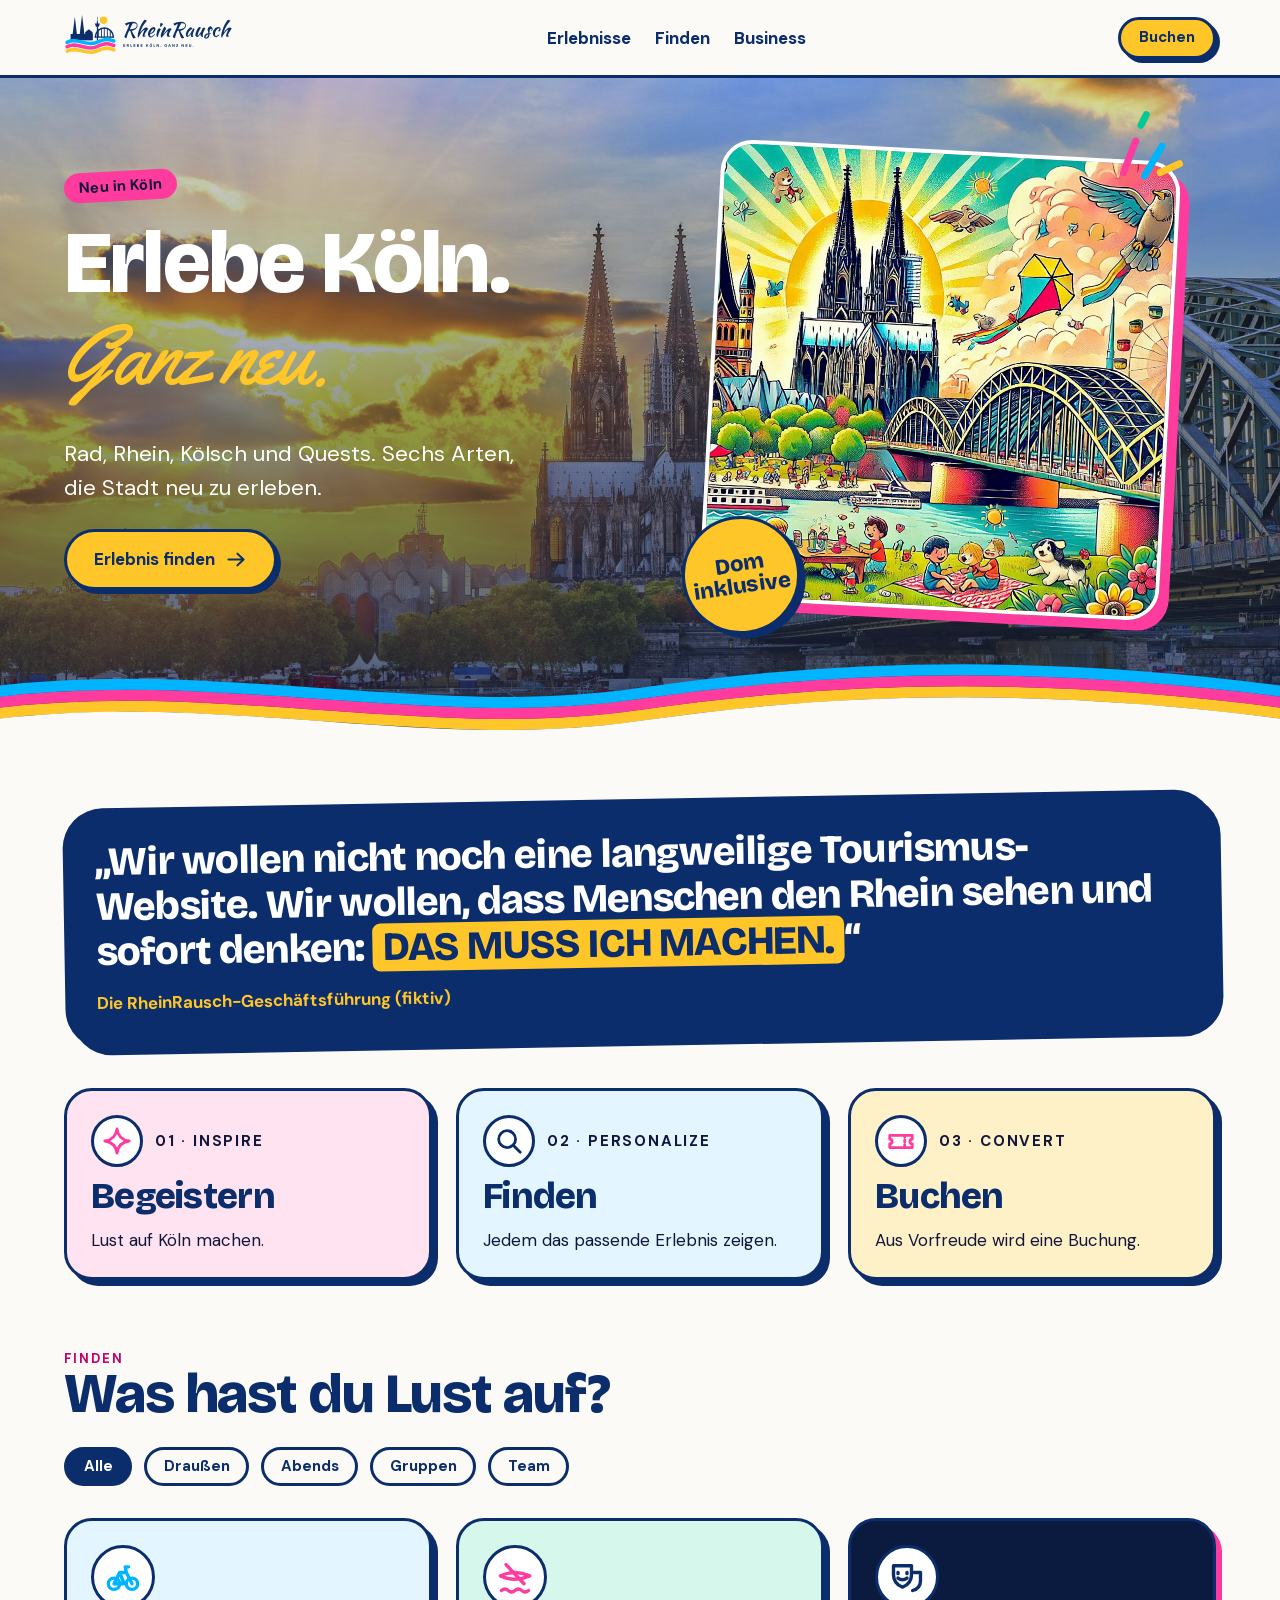
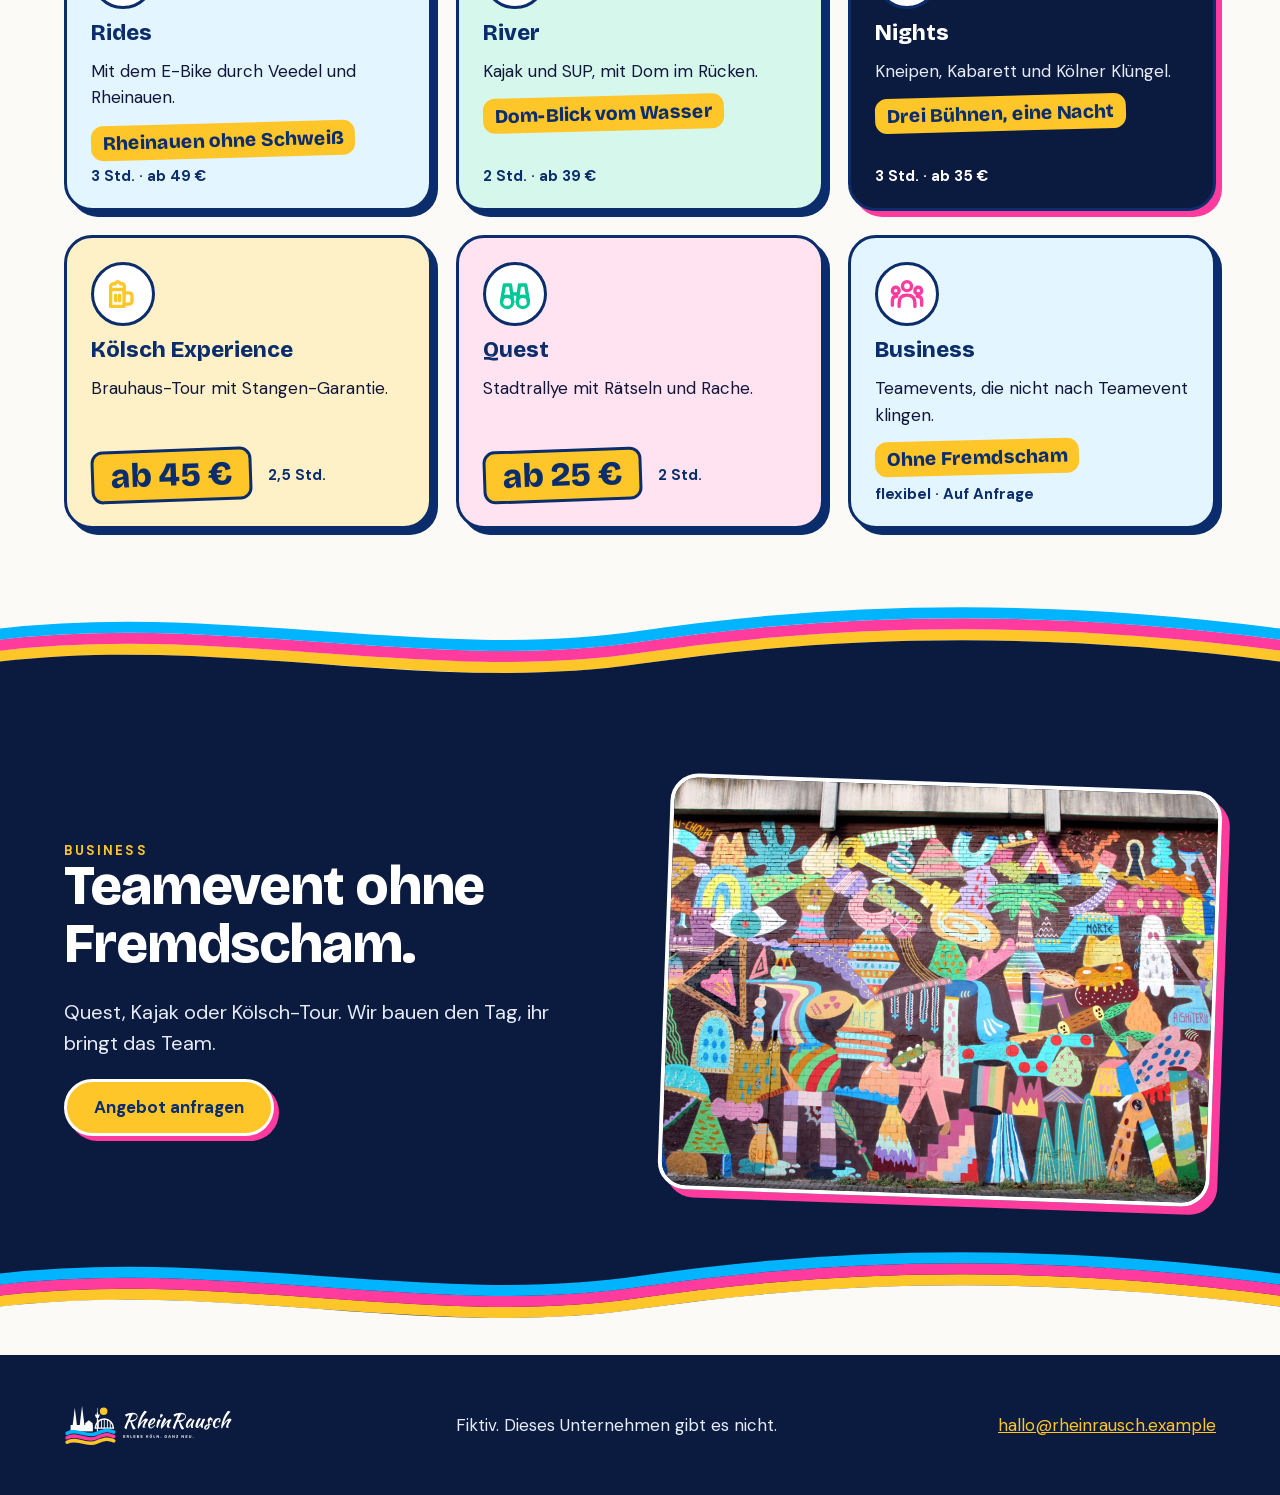
<file: examples/rheinrausch/design-system/reference/index.html>
<!DOCTYPE html>
<html lang="de">
<head>
<meta charset="utf-8">
<meta name="viewport" content="width=device-width, initial-scale=1">
<title>RheinRausch – Erlebe Köln. Ganz neu.</title>
<link rel="icon" href="../logos/rheinrausch-app-icon.svg" type="image/svg+xml">
<link rel="stylesheet" href="../css/tokens.css">
<link rel="stylesheet" href="../css/components.css">
<link rel="stylesheet" href="../css/extras.css">
<style>html{scroll-behavior:smooth}@media(prefers-reduced-motion:reduce){html{scroll-behavior:auto}}</style>
</head>
<body>
<header class="rr-header"><div class="rr-container rr-header__inner">
<a href="#"><img class="rr-header__logo" src="../logos/rheinrausch-horizontal-light.svg" alt="RheinRausch"></a>
<ul class="rr-nav"><li><a href="#erlebnisse">Erlebnisse</a></li><li><a href="#finden">Finden</a></li><li><a href="#business">Business</a></li></ul>
<a class="rr-btn rr-btn--sm" href="#erlebnisse">Buchen</a>
</div></header>

<main>
<section class="rr-hero" style="--rr-hero-img:url(../assets/photo-dom-sunset.jpeg)">
<div class="rr-hero__body rr-container rr-hero__grid">
<div>
<span class="rr-badge">Neu in Köln</span>
<h1>Erlebe Köln. <span class="rr-script">Ganz neu.</span></h1>
<p class="rr-hero__lead">Rad, Rhein, Kölsch und Quests. Sechs Arten, die Stadt neu zu erleben.</p>
<a class="rr-btn" href="#erlebnisse">Erlebnis finden <img class="rr-btn__icon" src="../icons/arrow.svg" alt=""></a>
</div>
<div class="rr-hero__visual">
<div class="rr-photo"><img class="rr-hero__photo" src="../assets/illustration-koeln-pop.jpeg" alt=""></div>
<span class="rr-sticker">Dom inklusive</span>
<img class="rr-hero__splash" src="../stickers/splash.svg" alt="">
</div>
</div>
<span class="rr-divider" aria-hidden="true"></span>
</section>

<section class="rr-container" style="padding-top:var(--rr-space-6)">
<figure class="rr-quote"><blockquote class="rr-quote__text" style="margin:0">„Wir wollen nicht noch eine langweilige Tourismus-Website. Wir wollen, dass Menschen den Rhein sehen und sofort denken: <mark>DAS MUSS ICH MACHEN.</mark>“</blockquote>
<figcaption class="rr-quote__cite">Die RheinRausch-Geschäftsführung (fiktiv)</figcaption></figure>
</section>

<section class="rr-container" style="padding-top:var(--rr-space-7)">
<div class="rr-grid" style="grid-template-columns:repeat(auto-fit,minmax(260px,1fr))"><div class="rr-goal rr-goal--pink"><div class="rr-goal__top"><span class="rr-goal__icon"><img src="../icons/sparkle.svg" alt=""></span><span class="rr-goal__num">01 · Inspire</span></div><h3 class="rr-goal__title">Begeistern</h3><p class="rr-goal__text">Lust auf Köln machen.</p></div><div class="rr-goal rr-goal--cyan"><div class="rr-goal__top"><span class="rr-goal__icon"><img src="../icons/search.svg" alt=""></span><span class="rr-goal__num">02 · Personalize</span></div><h3 class="rr-goal__title">Finden</h3><p class="rr-goal__text">Jedem das passende Erlebnis zeigen.</p></div><div class="rr-goal rr-goal--gelb"><div class="rr-goal__top"><span class="rr-goal__icon"><img src="../icons/ticket.svg" alt=""></span><span class="rr-goal__num">03 · Convert</span></div><h3 class="rr-goal__title">Buchen</h3><p class="rr-goal__text">Aus Vorfreude wird eine Buchung.</p></div></div>
</section>

<section id="finden" class="rr-container" style="padding-top:var(--rr-space-8)">
<div class="rr-eyebrow">Finden</div>
<h2>Was hast du Lust auf?</h2>
<div class="rr-filters" role="group" aria-label="Filter"><button class="rr-chip" type="button" data-filter="Alle" aria-pressed="true">Alle</button><button class="rr-chip" type="button" data-filter="Draußen" aria-pressed="false">Draußen</button><button class="rr-chip" type="button" data-filter="Abends" aria-pressed="false">Abends</button><button class="rr-chip" type="button" data-filter="Gruppen" aria-pressed="false">Gruppen</button><button class="rr-chip" type="button" data-filter="Team" aria-pressed="false">Team</button></div>
</section>

<section id="erlebnisse" class="rr-container" style="padding-top:var(--rr-space-6)">
<div class="rr-grid"><button class="rr-card rr-line--rides" type="button" data-title="Rides" data-text="Geführte E-Bike-Tour vom Dom bis in die Rheinauen. Akku voll, Laune auch." data-duration="3 Std." data-price="ab 49 €" data-status="Heute frei" data-status-tone="gruen"><span class="rr-card__icon"></span><span class="rr-card__title">Rides</span><span class="rr-card__text">Mit dem E-Bike durch Veedel und Rheinauen.</span><span class="rr-card__hook">Rheinauen ohne Schweiß</span><span class="rr-card__meta">3 Std. · ab 49 €</span></button><button class="rr-card rr-line--river" type="button" data-title="River" data-text="Zwei Stunden paddeln, Blick auf die Hohenzollernbrücke, null Stau." data-duration="2 Std." data-price="ab 39 €" data-status="Heute frei" data-status-tone="gruen"><span class="rr-card__icon"></span><span class="rr-card__title">River</span><span class="rr-card__text">Kajak und SUP, mit Dom im Rücken.</span><span class="rr-card__hook">Dom-Blick vom Wasser</span><span class="rr-card__meta">2 Std. · ab 39 €</span></button><button class="rr-card rr-line--nights" type="button" data-title="Nights" data-text="Eine Nacht, drei Bühnen, ein Kölsch zu viel. Mit Stadtführer, der alles weiß." data-duration="3 Std." data-price="ab 35 €" data-status="Fast ausgebucht" data-status-tone="pink"><span class="rr-card__icon"></span><span class="rr-card__title">Nights</span><span class="rr-card__text">Kneipen, Kabarett und Kölner Klüngel.</span><span class="rr-card__hook">Drei Bühnen, eine Nacht</span><span class="rr-card__meta">3 Std. · ab 35 €</span></button><button class="rr-card rr-line--kolsch" type="button" data-title="Kölsch Experience" data-text="Drei Brauhäuser, ein Braumeister, beliebig viele Stangen. Mit Häppchen." data-duration="2,5 Std." data-price="ab 45 €" data-status="Heute frei" data-status-tone="gruen"><span class="rr-card__icon"></span><span class="rr-card__title">Kölsch Experience</span><span class="rr-card__text">Brauhaus-Tour mit Stangen-Garantie.</span><span class="rr-card__price-row"><span class="rr-card__price">ab 45 €</span><span class="rr-card__meta">2,5 Std.</span></span></button><button class="rr-card rr-line--quest" type="button" data-title="Quest" data-text="Löst Rätsel an echten Orten. Wer verliert, zahlt die nächste Runde." data-duration="2 Std." data-price="ab 25 €" data-status="Heute frei" data-status-tone="gruen"><span class="rr-card__icon"></span><span class="rr-card__title">Quest</span><span class="rr-card__text">Stadtrallye mit Rätseln und Rache.</span><span class="rr-card__price-row"><span class="rr-card__price">ab 25 €</span><span class="rr-card__meta">2 Std.</span></span></button><button class="rr-card rr-line--business" type="button" data-title="Business" data-text="Wir bauen euren Tag aus allen fünf Linien. Ab 10 Personen." data-duration="flexibel" data-price="Auf Anfrage" data-status="Auf Anfrage" data-status-tone="navy"><span class="rr-card__icon"></span><span class="rr-card__title">Business</span><span class="rr-card__text">Teamevents, die nicht nach Teamevent klingen.</span><span class="rr-card__hook">Ohne Fremdscham</span><span class="rr-card__meta">flexibel · Auf Anfrage</span></button></div>
<p class="rr-empty" id="empty" hidden>Hier ist noch nichts. Probier einen anderen Filter.</p>
</section>

<section id="business" class="rr-section rr-section--night rr-section--framed">
<span class="rr-divider rr-divider--night" aria-hidden="true" style="margin-top:var(--rr-space-8)"></span>
<div class="rr-section__body">
<div class="rr-container rr-split">
<div>
<div class="rr-eyebrow">Business</div>
<h2>Teamevent ohne Fremdscham.</h2>
<p class="rr-band-lead">Quest, Kajak oder Kölsch-Tour. Wir bauen den Tag, ihr bringt das Team.</p>
<a class="rr-btn" href="#erlebnisse">Angebot anfragen</a>
</div>
<div class="rr-photo"><img src="../assets/photo-mural-colourful.jpeg" alt=""></div>
</div>
<span class="rr-divider" aria-hidden="true" style="margin-top:var(--rr-space-7)"></span>
</div>
</section>

</main>

<footer class="rr-footer"><div class="rr-container rr-footer__bar">
<img src="../logos/rheinrausch-horizontal-dark.svg" alt="RheinRausch">
<span>Fiktiv. Dieses Unternehmen gibt es nicht.</span>
<a href="mailto:hallo@rheinrausch.example">hallo@rheinrausch.example</a>
</div></footer>

<div class="rr-modal" id="modal" role="dialog" aria-modal="true" aria-labelledby="m-title" hidden data-done="Gebucht! Wir sehen uns am Rhein," data-name-fallback="du">
<div class="rr-modal__panel">
<button class="rr-modal__close" id="m-close" type="button" aria-label="Schließen"><img src="../icons/close.svg" alt="" width="18" height="18"></button>
<div class="rr-modal__head"><span class="rr-card__icon" id="m-icon"></span><span class="rr-badge rr-badge--ink" id="m-status"></span></div>
<h3 id="m-title" style="font-size:2.5rem;margin:var(--rr-space-4) 0 var(--rr-space-2)"></h3>
<p id="m-text" style="font-size:1.1875rem;margin:0"></p>
<div class="rr-modal__facts"><span><img src="../icons/clock.svg" alt=""><span id="m-dur"></span></span><span><img src="../icons/euro.svg" alt=""><span id="m-price"></span></span></div>
<div class="rr-modal__book" id="m-book"><input class="rr-input" id="m-name" placeholder="Dein Name" aria-label="Name"><button class="rr-btn" id="m-go" type="button">Jetzt buchen</button></div>
<div class="rr-modal__done" id="m-done" hidden><img src="../icons/check.svg" alt="" width="28" height="28"><span id="m-done-text"></span></div>
</div></div>

<script src="../js/page.js"></script>
</body>
</html>
</file>
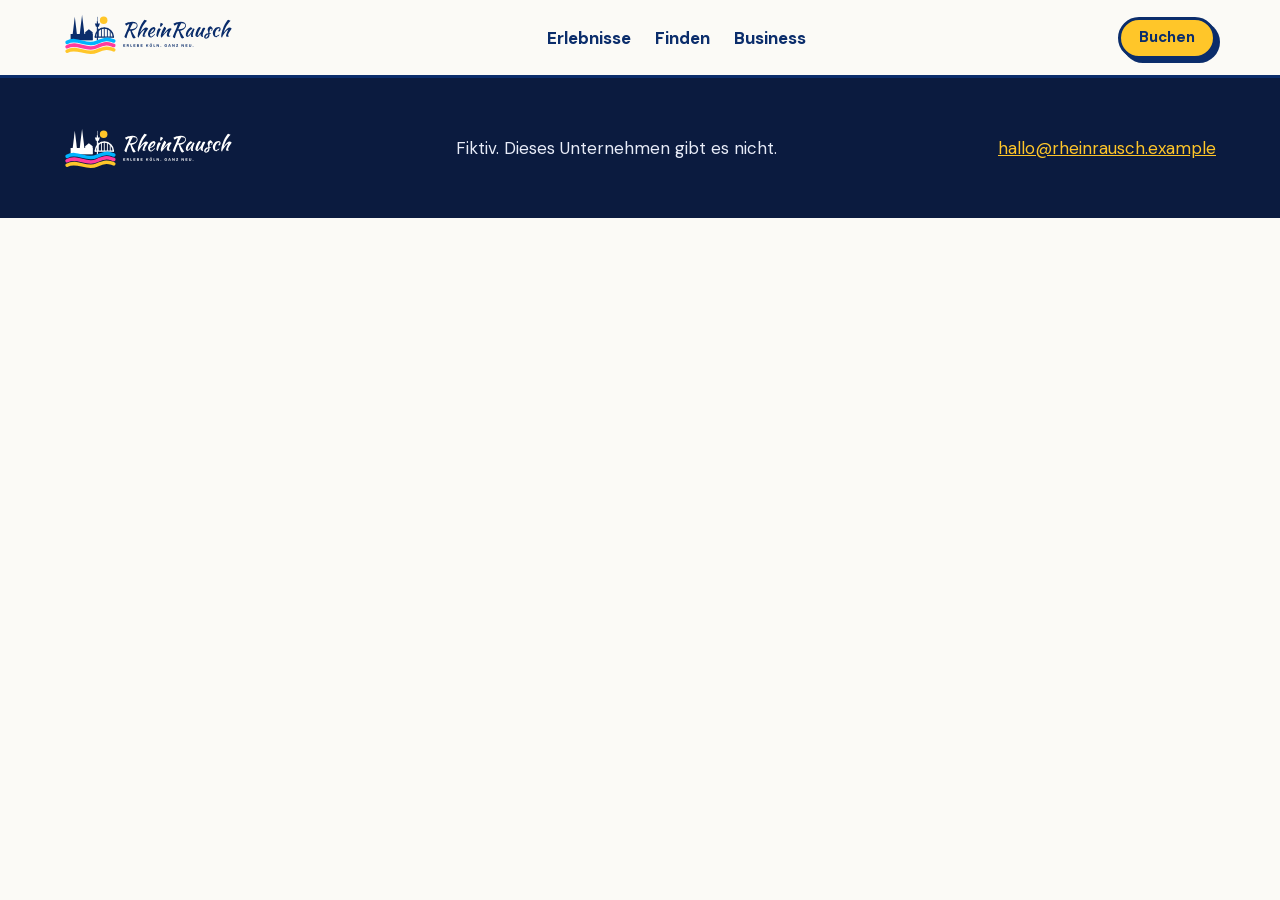
<file: examples/rheinrausch/design-system/fragments/page-shell.html>
<!DOCTYPE html>
<html lang="de">
<head>
<meta charset="utf-8">
<meta name="viewport" content="width=device-width, initial-scale=1">
<title>RheinRausch – Erlebe Köln. Ganz neu.</title>
<link rel="icon" href="../logos/rheinrausch-app-icon.svg" type="image/svg+xml">
<link rel="stylesheet" href="../css/tokens.css">
<link rel="stylesheet" href="../css/components.css">
<link rel="stylesheet" href="../css/extras.css">
<style>html{scroll-behavior:smooth}@media(prefers-reduced-motion:reduce){html{scroll-behavior:auto}}</style>
</head>
<body>
<header class="rr-header"><div class="rr-container rr-header__inner">
<a href="#"><img class="rr-header__logo" src="../logos/rheinrausch-horizontal-light.svg" alt="RheinRausch"></a>
<ul class="rr-nav"><li><a href="#erlebnisse">Erlebnisse</a></li><li><a href="#finden">Finden</a></li><li><a href="#business">Business</a></li></ul>
<a class="rr-btn rr-btn--sm" href="#erlebnisse">Buchen</a>
</div></header>

<main>
<!-- CONTENT AREA: the sections of the page -->
</main>

<footer class="rr-footer"><div class="rr-container rr-footer__bar">
<img src="../logos/rheinrausch-horizontal-dark.svg" alt="RheinRausch">
<span>Fiktiv. Dieses Unternehmen gibt es nicht.</span>
<a href="mailto:hallo@rheinrausch.example">hallo@rheinrausch.example</a>
</div></footer>

<div class="rr-modal" id="modal" role="dialog" aria-modal="true" aria-labelledby="m-title" hidden data-done="Gebucht! Wir sehen uns am Rhein," data-name-fallback="du">
<div class="rr-modal__panel">
<button class="rr-modal__close" id="m-close" type="button" aria-label="Schließen"><img src="../icons/close.svg" alt="" width="18" height="18"></button>
<div class="rr-modal__head"><span class="rr-card__icon" id="m-icon"></span><span class="rr-badge rr-badge--ink" id="m-status"></span></div>
<h3 id="m-title" style="font-size:2.5rem;margin:var(--rr-space-4) 0 var(--rr-space-2)"></h3>
<p id="m-text" style="font-size:1.1875rem;margin:0"></p>
<div class="rr-modal__facts"><span><img src="../icons/clock.svg" alt=""><span id="m-dur"></span></span><span><img src="../icons/euro.svg" alt=""><span id="m-price"></span></span></div>
<div class="rr-modal__book" id="m-book"><input class="rr-input" id="m-name" placeholder="Dein Name" aria-label="Name"><button class="rr-btn" id="m-go" type="button">Jetzt buchen</button></div>
<div class="rr-modal__done" id="m-done" hidden><img src="../icons/check.svg" alt="" width="28" height="28"><span id="m-done-text"></span></div>
</div></div>

<script src="../js/page.js"></script>
</body>
</html>
</file>
<file: examples/rheinrausch/design-system/css/tokens.css>
/* RheinRausch design tokens. Source of truth. Load first. */
@import url('fonts.css');
:root{
  /* brand */
  --rr-blau:#0B2D6B; --rr-ink:#12163A; --rr-paper:#FBFAF6; --rr-night:#0B1B3F;
  --rr-cyan:#00B4FF; --rr-pink:#FF3B9D; --rr-gelb:#FFC629; --rr-gruen:#00C896;
  /* tints (card backgrounds) */
  --rr-tint-cyan:#E3F5FF; --rr-tint-pink:#FFE3F1; --rr-tint-gelb:#FFF1C7; --rr-tint-gruen:#D6F7EC;
  /* text-safe inks on light backgrounds */
  --rr-cyan-ink:#0057C2; --rr-pink-ink:#C4006A; --rr-gruen-ink:#00775A;
  --rr-ribbon:linear-gradient(100deg,var(--rr-cyan) 0%,var(--rr-pink) 55%,var(--rr-gelb) 100%);
  /* semantic (swapped by [data-theme="night"]) */
  --rr-bg:var(--rr-paper); --rr-text:var(--rr-ink); --rr-heading:var(--rr-blau);
  --rr-link:var(--rr-cyan-ink); --rr-surface:#fff; --rr-border:rgba(11,45,107,.14);
  /* type */
  --rr-font-heading:'Bricolage Grotesque',system-ui,sans-serif;
  --rr-font-body:'DM Sans',system-ui,sans-serif;
  --rr-font-script:'Yellowtail',cursive; /* logo/accents only */
  --rr-text-xs:.8125rem; --rr-text-sm:.9375rem; --rr-text-md:1.0625rem; --rr-text-lg:1.375rem;
  --rr-text-xl:clamp(1.75rem,3vw,2.25rem); --rr-text-2xl:clamp(2.25rem,5vw,3.5rem); --rr-text-hero:clamp(2.75rem,8vw,5.5rem);
  /* space (4px base) */
  --rr-space-1:.25rem; --rr-space-2:.5rem; --rr-space-3:.75rem; --rr-space-4:1rem; --rr-space-5:1.5rem;
  --rr-space-6:2rem; --rr-space-7:3rem; --rr-space-8:4.5rem; --rr-space-9:7rem;
  /* shape */
  --rr-radius-sm:12px; --rr-radius-md:20px; --rr-radius-lg:28px; --rr-radius-xl:40px; --rr-radius-pill:999px;
  --rr-shadow-sm:0 4px 12px rgba(11,45,107,.10); --rr-shadow:0 12px 32px rgba(11,45,107,.16);
  --rr-shadow-pop:6px 6px 0 var(--rr-blau); /* sticker offset shadow */
  --rr-container:1200px; --rr-tilt:-3deg;
}
[data-theme="night"]{--rr-bg:var(--rr-night);--rr-text:#E8ECF8;--rr-heading:#fff;--rr-link:var(--rr-gelb);--rr-surface:#13255A;--rr-border:rgba(255,255,255,.18);}
</file>
<file: examples/rheinrausch/design-system/css/components.css>
/* RheinRausch components. BEM, prefix rr-. Requires tokens.css. */
*,*::before,*::after{box-sizing:border-box}
body{margin:0;background:var(--rr-bg);color:var(--rr-text);font:400 var(--rr-text-md)/1.55 var(--rr-font-body)}
h1,h2,h3,h4{font-family:var(--rr-font-heading);font-weight:800;letter-spacing:-.02em;line-height:1.05;color:var(--rr-heading);margin:0 0 .4em}
h1{font-size:var(--rr-text-hero)} h2{font-size:var(--rr-text-2xl)} h3{font-size:var(--rr-text-lg);line-height:1.2}
a{color:var(--rr-link)} a:hover{color:var(--rr-pink-ink)}
[data-theme="night"] a:hover{color:#fff}
:focus-visible{outline:3px solid var(--rr-cyan);outline-offset:3px}
.rr-container{max-width:var(--rr-container);margin-inline:auto;padding-inline:var(--rr-space-5)}
.rr-section{padding-block:var(--rr-space-8)}
.rr-section--night{background:var(--rr-night);--rr-bg:var(--rr-night);--rr-text:#E8ECF8;--rr-heading:#fff;--rr-link:var(--rr-gelb);--rr-surface:#13255A;--rr-border:rgba(255,255,255,.18);color:var(--rr-text)}
.rr-eyebrow{font:700 var(--rr-text-xs)/1 var(--rr-font-body);letter-spacing:.16em;text-transform:uppercase;color:var(--rr-pink-ink)}
.rr-section--night .rr-eyebrow{color:var(--rr-gelb)}
.rr-lead{font-size:var(--rr-text-lg);max-width:40ch}
.rr-script{font-family:var(--rr-font-script);font-weight:400;font-size:1.3em;line-height:1} /* Yellowtail is smaller on the line than most scripts */
/* button */
.rr-btn{display:inline-flex;align-items:center;gap:.6em;border:0;cursor:pointer;font:700 var(--rr-text-md)/1 var(--rr-font-body);text-decoration:none;padding:1em 1.6em;border-radius:var(--rr-radius-pill);background:var(--rr-gelb);color:var(--rr-blau);border:3px solid var(--rr-blau);box-shadow:4px 4px 0 var(--rr-blau);transition:transform .15s ease}
.rr-btn:hover{transform:translate(-2px,-2px);color:var(--rr-blau)}
.rr-btn:active{transform:translateY(0)}
.rr-btn--navy{background:var(--rr-blau);color:#fff} .rr-btn--navy:hover{color:#fff}
.rr-btn--ghost{background:transparent;box-shadow:inset 0 0 0 3px currentColor;color:var(--rr-blau)}
.rr-section--night .rr-btn--ghost{color:#fff}
.rr-btn--sm{padding:.7em 1.2em;font-size:var(--rr-text-sm)}
.rr-btn__icon{width:1.25em;height:1.25em}
/* badge (sticker) + chip */
.rr-badge{display:inline-block;font:700 var(--rr-text-sm)/1 var(--rr-font-body);padding:.5em 1em;border-radius:var(--rr-radius-pill);background:var(--rr-pink);color:var(--rr-ink);transform:rotate(var(--rr-tilt))}
.rr-badge--gelb{background:var(--rr-gelb);color:var(--rr-blau)} .rr-badge--cyan{background:var(--rr-cyan);color:var(--rr-ink)}
.rr-badge--gruen{background:var(--rr-gruen);color:var(--rr-ink)} .rr-badge--navy{background:var(--rr-blau);color:#fff}
.rr-badge--flat{transform:none}
.rr-chip{display:inline-flex;align-items:center;gap:.5em;padding:.6em 1.1em;border-radius:var(--rr-radius-pill);border:3px solid var(--rr-blau);background:transparent;color:var(--rr-blau);font:700 var(--rr-text-sm)/1 var(--rr-font-body);cursor:pointer}
.rr-chip:hover{background:var(--rr-tint-cyan)}
.rr-chip.is-active,.rr-chip[aria-pressed="true"]{background:var(--rr-blau);color:#fff}
/* card (experience line) */
.rr-grid{display:grid;grid-template-columns:repeat(auto-fill,minmax(300px,1fr));gap:var(--rr-space-5)}
.rr-card{display:flex;flex-direction:column;gap:var(--rr-space-3);background:var(--rr-line-bg,var(--rr-tint-cyan));color:var(--rr-line-ink,var(--rr-blau));border-radius:var(--rr-radius-lg);padding:var(--rr-space-5);border:3px solid var(--rr-blau);box-shadow:var(--rr-line-shadow,var(--rr-shadow-pop));text-align:left;font:inherit;cursor:pointer;transition:transform .2s ease}
.rr-card:hover{transform:translate(-3px,-3px)}
.rr-card__icon{display:grid;place-items:center;width:64px;height:64px;border-radius:50%;background:#fff var(--rr-line-icon) center/36px 36px no-repeat;border:3px solid var(--rr-blau)}
.rr-card__hook{align-self:flex-start;background:var(--rr-gelb);color:var(--rr-blau);font:800 1.2rem/1.1 var(--rr-font-heading);padding:.35em .6em;border-radius:var(--rr-radius-sm);transform:rotate(-1.5deg)}
.rr-card__price{align-self:flex-start;background:var(--rr-gelb);color:var(--rr-blau);border:3px solid var(--rr-blau);font:800 2.1rem/1 var(--rr-font-heading);padding:.2em .5em;border-radius:var(--rr-radius-sm);transform:rotate(-2deg)}
/* hero of the tile: use EITHER __hook (experience) OR __price (offer), never both */
.rr-card__title{font:800 var(--rr-text-lg)/1.15 var(--rr-font-heading);color:var(--rr-line-ink,var(--rr-blau));margin:0}
.rr-card__text{margin:0;color:var(--rr-line-text,var(--rr-ink))}
.rr-card__meta{display:flex;gap:var(--rr-space-4);margin-top:auto;font:700 var(--rr-text-sm)/1 var(--rr-font-body)}
/* The six experience lines. One class per line fixes colour and icon together; put it on the card and on the dialog icon. */
.rr-line--rides{--rr-line-bg:var(--rr-tint-cyan);--rr-line-icon:url(../icons/bike.svg)}
.rr-line--river{--rr-line-bg:var(--rr-tint-gruen);--rr-line-icon:url(../icons/kayak.svg)}
.rr-line--nights{--rr-line-bg:var(--rr-night);--rr-line-ink:#fff;--rr-line-text:#E8ECF8;--rr-line-shadow:6px 6px 0 var(--rr-pink);--rr-line-icon:url(../icons/masks.svg)}
.rr-line--kolsch{--rr-line-bg:var(--rr-tint-gelb);--rr-line-icon:url(../icons/beer.svg)}
.rr-line--quest{--rr-line-bg:var(--rr-tint-pink);--rr-line-icon:url(../icons/binoculars.svg)}
.rr-line--business{--rr-line-bg:var(--rr-tint-cyan);--rr-line-icon:url(../icons/people.svg)}
/* form */
.rr-field{display:flex;flex-direction:column;gap:var(--rr-space-2)}
.rr-label{font:700 var(--rr-text-sm)/1 var(--rr-font-body);color:var(--rr-heading)}
.rr-input{font:inherit;padding:.9em 1.1em;border-radius:var(--rr-radius-sm);border:3px solid var(--rr-blau);background:#fff;color:var(--rr-ink)}
.rr-input:focus{outline:3px solid var(--rr-cyan);outline-offset:2px}
.rr-input[aria-invalid="true"]{border-color:var(--rr-pink-ink)}
.rr-hint{font-size:var(--rr-text-xs);color:var(--rr-gruen-ink)}
/* ribbon */
.rr-ribbon{height:14px;border-radius:var(--rr-radius-pill);background:var(--rr-ribbon)}
.rr-ribbon-wave{display:block;width:100%;height:80px;background:url(../ribbons/ribbon-wave-thin.svg) center/100% 100% no-repeat}
.rr-ribbon-wave--lg{height:160px;background-image:url(../ribbons/ribbon-wave.svg)}
/* header / footer (render templates) */
.rr-header{position:sticky;top:0;z-index:20;background:var(--rr-bg);border-bottom:3px solid var(--rr-blau)}
.rr-header__inner{display:flex;align-items:center;justify-content:space-between;gap:var(--rr-space-5);padding-block:var(--rr-space-3)}
.rr-header__logo{height:44px}
.rr-nav{display:flex;gap:var(--rr-space-5);list-style:none;margin:0;padding:0}
.rr-nav a{font-weight:700;text-decoration:none;color:var(--rr-blau)} .rr-nav a:hover{color:var(--rr-pink-ink)}
.rr-footer{background:var(--rr-night);color:#E8ECF8;padding-block:var(--rr-space-7)}
.rr-footer a{color:var(--rr-gelb)}
.rr-footer__grid{display:grid;grid-template-columns:2fr 1fr 1fr;gap:var(--rr-space-6)}
/* hero */
.rr-hero{position:relative;overflow:hidden;min-height:620px;display:grid;align-items:end;color:#fff;background:var(--rr-night) var(--rr-hero-img) center/cover}
.rr-hero::before{content:"";position:absolute;inset:0;background:linear-gradient(180deg,rgba(11,27,63,.15),rgba(11,27,63,.75))}
.rr-hero__body{position:relative;padding-block:var(--rr-space-8)}
.rr-hero h1{color:#fff;max-width:12ch}
.rr-hero .rr-ribbon-wave{position:absolute;left:0;bottom:-10px}
/* modal */
.rr-modal{position:fixed;inset:0;z-index:50;display:grid;place-items:center;padding:var(--rr-space-5);background:rgba(11,27,63,.7)}
.rr-modal__panel{position:relative;max-width:720px;width:100%;max-height:90vh;overflow:auto;background:var(--rr-paper);border-radius:var(--rr-radius-xl);padding:var(--rr-space-6);box-shadow:var(--rr-shadow)}
.rr-modal__close{position:absolute;top:16px;right:16px;width:44px;height:44px;border-radius:50%;border:3px solid var(--rr-blau);background:#fff;cursor:pointer}
/* photo treatments */
.rr-photo{border-radius:var(--rr-radius-lg);overflow:hidden;position:relative}
.rr-photo img{display:block;width:100%;height:100%;object-fit:cover}
.rr-photo--duotone{background:var(--rr-blau)} .rr-photo--duotone img{filter:grayscale(1) contrast(1.1);mix-blend-mode:screen;opacity:.9}
.rr-photo--duotone::after{content:"";position:absolute;inset:0;background:var(--rr-ribbon);mix-blend-mode:multiply}
.rr-photo--ribbon::after{content:"";position:absolute;left:0;right:0;bottom:-8px;height:90px;background:url(../ribbons/ribbon-wave-thin.svg) center/100% 100% no-repeat}
.rr-photo--tilt{transform:rotate(-2deg);box-shadow:var(--rr-shadow-pop);border:4px solid var(--rr-blau)}
@media(max-width:720px){.rr-nav{display:none}.rr-footer__grid{grid-template-columns:1fr}}
@media(prefers-reduced-motion:reduce){*{transition:none!important}}
/* quote + goals */
.rr-quote{position:relative;margin:0;padding:var(--rr-space-6);border-radius:var(--rr-radius-xl);background:var(--rr-blau);color:#fff;box-shadow:var(--rr-shadow-pop);transform:rotate(-1deg)}
.rr-quote__text{font:800 clamp(1.5rem,3.4vw,2.5rem)/1.12 var(--rr-font-heading);letter-spacing:-.02em;margin:0}
.rr-quote__text mark{background:var(--rr-gelb);color:var(--rr-blau);padding:0 .25em;border-radius:.2em}
.rr-quote__cite{display:block;margin-top:var(--rr-space-4);font-weight:700;color:var(--rr-gelb)}
.rr-goal{border:3px solid var(--rr-blau);box-shadow:var(--rr-shadow-pop);display:flex;flex-direction:column;gap:var(--rr-space-3);padding:var(--rr-space-5);border-radius:var(--rr-radius-lg);background:var(--rr-tint-cyan);color:var(--rr-blau)}
.rr-goal__num{font:800 var(--rr-text-sm)/1 var(--rr-font-body);letter-spacing:.12em;text-transform:uppercase;color:var(--rr-ink)}
.rr-goal__title{font:800 var(--rr-text-xl)/1 var(--rr-font-heading);margin:0}
.rr-goal__text{margin:0;color:var(--rr-ink)}
/* seamless section transitions: put at the end of the previous section, fill = next section color */
.rr-divider{display:block;width:100%;height:110px;margin-bottom:-1px;background:url(../ribbons/divider-paper.svg) center/100% 100% no-repeat}
.rr-divider--night{background-image:url(../ribbons/divider-night.svg)}
</file>
<file: examples/rheinrausch/design-system/css/extras.css>
/* header: the logo stays, the nav collapses below 720 px (components.css hides .rr-nav) */
.rr-header__inner > .rr-btn{margin-left:auto}
.rr-nav + .rr-btn{margin-left:0}
@media(max-width:720px){.rr-header__logo{height:36px}}

/* hero: text left, tilted photo and sticker right */
.rr-hero{display:block;min-height:0}
.rr-hero__grid{display:grid;grid-template-columns:repeat(auto-fit,minmax(300px,1fr));gap:var(--rr-space-7);align-items:center;padding-block:var(--rr-space-8) var(--rr-space-6)}
.rr-hero h1{max-width:10ch}
.rr-hero__lead{font-size:1.375rem;max-width:32ch;margin:0 0 var(--rr-space-5);color:#fff}
.rr-hero__visual{position:relative;justify-self:center;width:100%;max-width:460px}
.rr-hero__visual .rr-photo{border:4px solid #fff;box-shadow:10px 10px 0 var(--rr-pink);border-radius:32px;transform:rotate(3deg)}
.rr-hero__visual img.rr-hero__photo{aspect-ratio:1/1}
.rr-hero__splash{position:absolute;right:-20px;top:-44px;width:84px}
.rr-sticker{position:absolute;left:-28px;bottom:-24px;display:grid;place-items:center;width:118px;height:118px;border-radius:50%;background:var(--rr-gelb);color:var(--rr-blau);border:3px solid var(--rr-blau);box-shadow:5px 5px 0 var(--rr-blau);text-align:center;font:800 1.375rem/1 var(--rr-font-heading);transform:rotate(-8deg)}
/* position:relative lifts the wave above the hero overlay (::before is absolute); the overlay still darkens the photo behind its transparent part */
.rr-hero .rr-divider{position:relative;margin-top:var(--rr-space-4)}
.rr-hero .rr-badge{margin-bottom:var(--rr-space-4)}
.rr-hero h1 .rr-script{color:var(--rr-gelb);font-size:.95em}

/* goal cards: colour variants and the number row */
.rr-goal--pink{background:var(--rr-tint-pink)} .rr-goal--cyan{background:var(--rr-tint-cyan)}
.rr-goal--gelb{background:var(--rr-tint-gelb)} .rr-goal--gruen{background:var(--rr-tint-gruen)}
.rr-goal__top{display:flex;align-items:center;gap:var(--rr-space-3)}
.rr-goal__icon{display:grid;place-items:center;width:52px;height:52px;border-radius:50%;background:#fff;border:3px solid var(--rr-blau)}
.rr-goal__icon img{width:30px;height:30px}

/* find section */
.rr-filters{display:flex;flex-wrap:wrap;gap:var(--rr-space-3);margin-top:var(--rr-space-4)}
.rr-empty{font-size:var(--rr-text-lg)}
.rr-card[hidden]{display:none}
.rr-card__price-row{display:flex;align-items:center;gap:var(--rr-space-4);margin-top:auto}
.rr-card__price-row .rr-card__meta{margin:0}

/* modal extras */
.rr-modal[hidden]{display:none}
.rr-modal__panel{border:3px solid var(--rr-blau);box-shadow:10px 10px 0 var(--rr-pink)}
.rr-modal__head{display:flex;gap:var(--rr-space-3);align-items:center}
.rr-modal__facts{display:flex;gap:var(--rr-space-5);font-weight:700;color:var(--rr-blau);margin-block:var(--rr-space-4)}
.rr-modal__facts span{display:flex;gap:var(--rr-space-2);align-items:center}
.rr-modal__facts img{width:22px;height:22px}
.rr-modal__book{display:flex;flex-wrap:wrap;gap:var(--rr-space-3)}
.rr-modal__book .rr-input{flex:1;min-width:180px}
.rr-modal__done{display:flex;gap:var(--rr-space-3);align-items:center;background:var(--rr-tint-gruen);border:3px solid var(--rr-blau);border-radius:var(--rr-radius-md);padding:var(--rr-space-4);color:var(--rr-gruen-ink);font-weight:700}
.rr-modal__done[hidden],.rr-modal__book[hidden]{display:none}
.rr-badge--ink{color:var(--rr-ink)}

/* business band */
.rr-split{display:grid;grid-template-columns:repeat(auto-fit,minmax(300px,1fr));gap:var(--rr-space-7);align-items:center}
.rr-split .rr-photo{border:4px solid #fff;box-shadow:8px 8px 0 var(--rr-pink);transform:rotate(2deg)}
.rr-split .rr-photo img{aspect-ratio:4/3}
.rr-section--night .rr-btn{border-color:#fff;box-shadow:5px 5px 0 var(--rr-pink)}
.rr-band-lead{font-size:1.25rem;max-width:36ch}
/* a night section framed by waves: the section itself is transparent, so the top divider (night fill) sits on the page;
   the body carries the night background and ends with the paper divider */
.rr-section--night.rr-section--framed{background:none;padding-block:0}
.rr-section--framed .rr-section__body{background:var(--rr-night);padding-top:var(--rr-space-8)}


/* footer */
.rr-footer__bar{display:flex;flex-wrap:wrap;gap:var(--rr-space-5);align-items:center;justify-content:space-between}
.rr-footer__bar img{height:44px}
</file>
